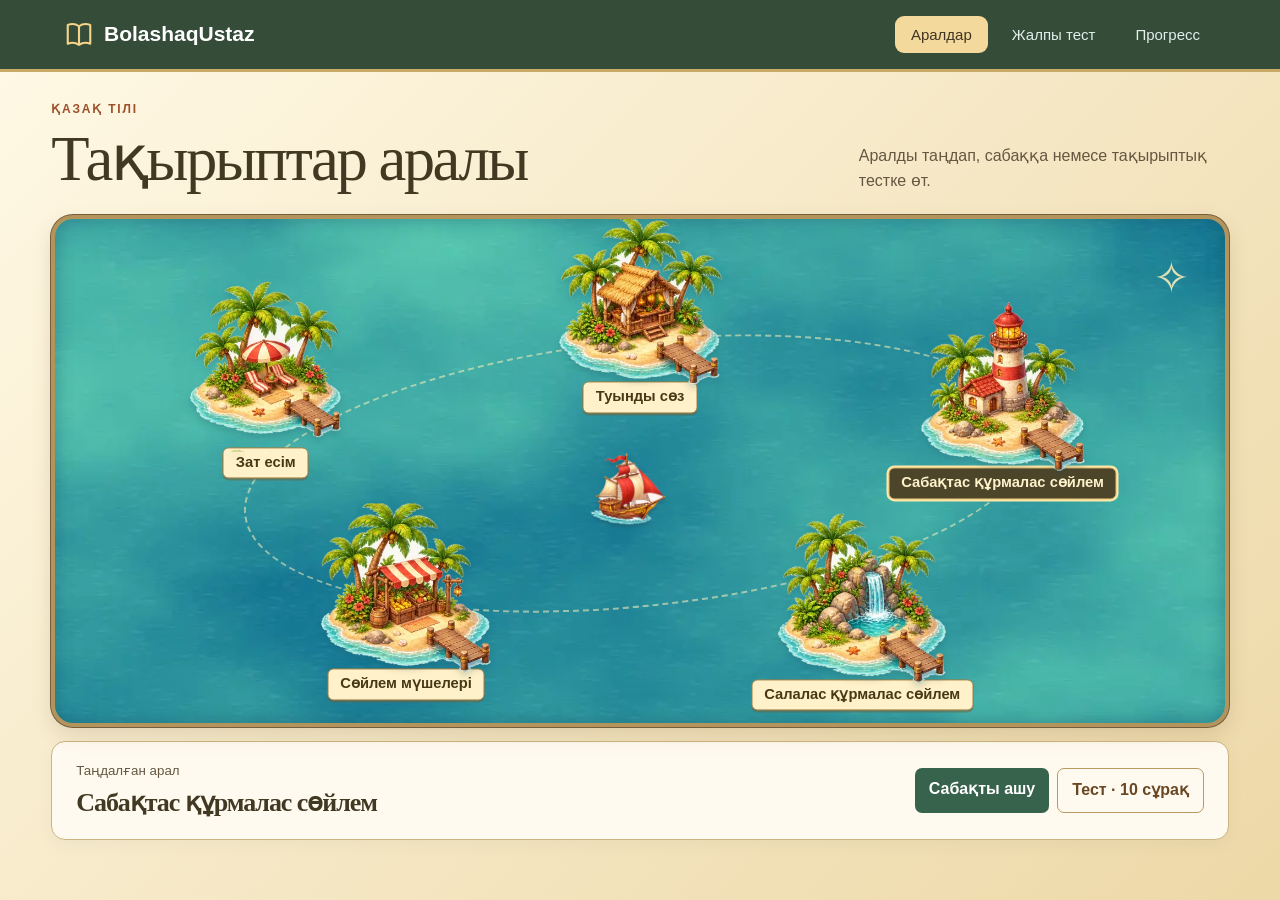
<file: index.html>
<!doctype html><html lang="kk"><head><meta charset="utf-8"><meta name="viewport" content="width=device-width,initial-scale=1"><title>Сабақтар · BolashaqUstaz</title><style>*{box-sizing:border-box}body{margin:0;background:#f8f9f6;color:#192f28;font:16px/1.55 Inter,Arial,sans-serif}a{color:inherit;text-decoration:none}button,select{font:inherit;cursor:pointer}button:focus-visible,a:focus-visible,select:focus-visible{outline:3px solid #c57c33}aside{position:fixed;inset:0 auto 0 0;width:244px;background:#143c32;color:white;padding:34px 18px;display:flex;flex-direction:column}.brand{display:flex;align-items:center;gap:11px;font-weight:750;font-size:20px;padding:0 6px}.brand b{display:grid;place-items:center;width:38px;height:40px;background:#dfefaa;color:#174333;border-radius:11px}.brand small,.account small{display:block;color:#a6bdb1;font-size:12px;font-weight:400}.sideLabel{font-size:11px;letter-spacing:2px;color:#a4baaf;margin:56px 14px 14px}nav a{display:flex;align-items:center;gap:14px;padding:13px 15px;border-radius:9px;margin-bottom:5px;color:#e2ece3}nav a.on{background:#daeba6;color:#1c392b;font-weight:bold}.account{margin-top:auto;border-top:1px solid #466556;padding:24px 5px 0;display:flex;gap:11px;align-items:center}.avatar{border-radius:50%;background:#deeac4;width:38px;height:38px;display:grid;place-items:center;color:#234537}main{margin-left:244px}.bar{background:white;border-bottom:1px solid #dce3da;padding:16px 4.4%;display:flex;align-items:center;justify-content:space-between;color:#5b6c61;font-size:14px}.bar span{display:flex;align-items:center;gap:10px}.wrap{max-width:1440px;margin:auto;padding:32px 4.4% 60px}.eyebrow{color:#53725a;font-size:12px;font-weight:700;letter-spacing:1.8px}.top,.row{display:flex;align-items:center;justify-content:space-between;gap:16px}h1,h2,h3,p{margin:0}h1{font-size:clamp(32px,3.2vw,50px);line-height:1.15;letter-spacing:-1.8px;margin:6px 0 7px}h2{font-size:24px;letter-spacing:-.65px}h3{font-size:19px}.muted,small{color:#64746b}select{border:1px solid #d4ded4;background:white;border-radius:9px;padding:8px;color:#294b39}.hero{background:#dfecc9;border:1px solid #cedfbc;border-radius:20px;display:grid;grid-template-columns:1.1fr 1fr;overflow:hidden;margin:25px 0 23px;position:relative}.heroText{padding:34px;z-index:1}.pill{display:inline-flex;align-items:center;gap:7px;background:#f4f9e8;border:1px solid #bfcea8;border-radius:20px;padding:4px 11px;font-size:12px;font-weight:bold}.hero h2{font-size:clamp(30px,3.4vw,54px);line-height:1.06;margin:16px 0;letter-spacing:-1.8px}.meta{display:flex;align-items:center;gap:8px;color:#4c614e;font-size:14px}.boardarea{display:grid;place-items:center;background:radial-gradient(ellipse at center,#b4d39e55,transparent 70%),repeating-linear-gradient(90deg,transparent 0 24px,#94b68622 25px 26px),repeating-linear-gradient(0deg,transparent 0 24px,#94b68622 25px 26px);padding:24px}.board{background:radial-gradient(at 40% 60%,#385b47,#214737);width:100%;max-width:305px;transform:rotate(-4deg);border:7px solid #b69061;border-bottom:10px solid #b69061;box-shadow:4px 8px 0 #74926850,inset 0 0 0 2px #233e2f;border-radius:6px;text-align:center;color:#f5f2d7;padding:19px 10px 22px;font:italic 20px Georgia,serif;position:relative}.board:after{content:'';position:absolute;bottom:0;right:20px;width:29px;height:4px;background:#fff3da;border-radius:2px}.branch{color:#cbdca2;line-height:1.2;font-size:30px}.leaves{display:flex;justify-content:space-evenly;gap:6px}.leaves i{font-size:15px;padding:4px;border:1px dashed #d9ddb3;border-radius:5px}.grid{display:grid;grid-template-columns:minmax(0,1.65fr) minmax(230px,1fr);gap:20px;align-items:start}.card{background:#fff;border:1px solid #dde3da;border-radius:16px;padding:24px;margin-bottom:18px}.head{display:flex;gap:12px;align-items:center;margin-bottom:16px}.ico{display:inline-grid;place-items:center;width:39px;height:39px;background:#edf3e4;color:#426f46;border-radius:10px}.example{background:#f5f8ef;border-left:3px solid #8aa96c;padding:14px 16px;margin-top:16px;border-radius:0 7px 7px 0}.example small{display:block;color:#557445;font-weight:bold}.tags{display:flex;gap:10px;flex-wrap:wrap;margin-top:16px}.tags div{flex:1;min-width:120px;border:1px solid #dae5da;border-radius:9px;padding:11px}.tags small{display:block}.primary,.option{border-radius:9px;padding:10px 18px;border:1px solid #214d3b;background:#214d3b;color:white;font-weight:600;display:inline-block}.primary{margin-top:16px}.option{background:white;color:#233f30;border-color:#d9e1da;text-align:left;margin:5px 0;width:100%}.option:hover:not(:disabled){background:#f0f6e9}.option:disabled{cursor:default}.right,.wrong{padding:12px;border-radius:8px;margin-top:12px;background:#e6f1dc}.wrong{background:#fff0dd}.line{display:flex;align-items:center;gap:12px;padding:12px 0;border-bottom:1px solid #edf0eb}.line:last-child{border:0}.line small{display:block}.line b.num{font-size:14px;color:#49744f;background:#eef4e8;width:30px;height:30px;border-radius:50%;display:grid;place-items:center}.progress{height:9px;background:#e9eee5;border-radius:9px;overflow:hidden}.progress i{display:block;height:100%;background:#86a965}.stats{display:flex;gap:14px;flex-wrap:wrap}.stats .card{flex:1}.stats strong{display:block;font-size:30px}svg{width:21px;height:21px;fill:none;stroke:currentColor;stroke-width:1.7;stroke-linecap:round;stroke-linejoin:round}.topic{display:block;margin-top:12px}.topic select{max-width:100%}@media(max-width:1000px){aside{width:205px}main{margin-left:205px}.grid{grid-template-columns:1.4fr 1fr}.card,.heroText{padding:19px}}@media(max-width:760px){aside{position:static;width:100%;padding:12px 16px}.sideLabel,.account,.bar{display:none}nav{display:flex;margin-top:12px}nav a{flex:1;justify-content:center;padding:8px;gap:6px;margin:0}.brand small{display:none}main{margin:0}.wrap{padding:22px 16px}.grid{grid-template-columns:1fr;gap:0}.hero{grid-template-columns:1fr .85fr}.boardarea{padding:12px}.board{font-size:15px}.leaves i{font-size:12px}.hero h2{font-size:29px}.top{align-items:start}.stats{gap:6px}.stats .card{padding:12px}}@media(max-width:480px){.hero{grid-template-columns:1fr}.boardarea{padding:12px 38px 22px}.board{max-width:240px}.top{flex-wrap:wrap}}
.lesson-detail{margin-top:12px}.card h4{font-size:1.05rem;margin:20px 0 7px}.card details{margin-top:12px;background:#f5f8ef;border-radius:8px;padding:10px 14px}.card summary{cursor:pointer;font-weight:600;color:#31583b}.card details p{margin-top:8px}
.video-lesson iframe{display:block;width:100%;aspect-ratio:16/9;border:0;border-radius:8px;background:#173d30;margin:10px 0}.video-lesson a{color:#295d43;text-decoration:underline}.option.correct-choice{background:#e4f3e2;border-color:#568953}.option.incorrect-choice{background:#fff1e6;border-color:#ba7852}.wrong p{margin-top:.5rem}
.download-file{display:block;width:fit-content;margin:0 0 12px auto;text-decoration:underline;color:#365e48}.video-lesson .video-open{color:white;text-decoration:none;margin:12px 0}fieldset{border:0;border-bottom:1px solid #dfe6d9;padding:0 0 18px;margin:0 0 18px;min-width:0}legend{font-weight:700;margin-bottom:5px}.chip,.rating{display:inline-block;background:#f4f7ef;color:#234636;border:1px solid #cad6c5;border-radius:8px;padding:8px 13px;margin-top:8px}.chip[aria-pressed=true]{background:#254e3c;color:white}.rating{cursor:pointer}.reply:not(:empty){background:#f1f5eb;border-radius:8px;padding:12px;margin-top:12px}textarea{width:100%;font:inherit;color:inherit;border:1px solid #bac9b8;border-radius:8px;padding:10px;margin:8px 0 0;resize:vertical}.brand span{min-width:0}.card details p+p{margin-top:10px}.lesson-jumps{margin:12px 0 0}.lesson-jumps .chip{font-weight:600}
.saved-review{border-left:4px solid #779957}.saved-review header{display:flex;gap:12px;justify-content:space-between;align-items:center;flex-wrap:wrap}.review-stars{color:#92651e;letter-spacing:2px}.review-body{white-space:pre-wrap;overflow-wrap:anywhere;margin-top:12px}.saved-review time{display:block;margin-top:8px;color:#64746b;font-size:.875rem}.atlas{min-height:100vh;color:#f5f2df;background:radial-gradient(ellipse at 50% 56%,#174441 0%,#102d34 42%,#091c27 80%);font-family:Inter,Arial,sans-serif}.atlas a:hover{text-decoration:underline}.atlas-head{display:flex;align-items:center;justify-content:space-between;padding:18px max(5vw,20px);border-bottom:1px solid #45615f80;background:#0a1f28}.atlas-logo{display:flex;align-items:center;gap:10px;font-size:21px;font-weight:750}.atlas-logo svg{color:#efcf91;width:30px;height:30px}.atlas-head nav{display:flex;gap:8px}.atlas-head nav a{margin:0;padding:7px 16px;color:#c7d9d3;font-size:15px}.atlas-head nav a[aria-current]{background:#264940;color:#e6e5c4}.atlas .atlas-body{margin:0 auto;padding:30px 5vw 22px;max-width:1450px}.world-intro{text-align:center}.world-intro .eyebrow{color:#e7c78a}.world-intro h1{font-family:Georgia,'Times New Roman',serif;font-weight:500;font-size:clamp(38px,4.8vw,72px);color:#f7edd4}.world-intro p{color:#c2d7cc}.sky-map{position:relative;isolation:isolate;height:clamp(420px,48vw,555px);max-width:1150px;margin:auto;background-image:radial-gradient(1px 1px at 21px 35px,#def3cbab 90%,transparent),radial-gradient(1px 1px at 62px 11px,#ebcd9e99 95%,transparent);background-size:141px 107px,213px 143px}.compass{position:absolute;top:6%;right:4%;font-size:52px;color:#beab7a77}.constellation{position:absolute;left:16%;right:16%;top:24%;height:53%;border:1px dashed #c1b28059;border-radius:50%;transform:rotate(-6deg)}.atlas-book{position:absolute;top:53%;left:50%;transform:translate(-50%,-50%) rotate(-9deg);display:flex;filter:drop-shadow(0 10px 15px #080f1a)}.atlas-book i{width:46px;height:44px;background:repeating-linear-gradient(0deg,transparent 0 7px,#897b5855 8px 9px) center/66% 65% no-repeat,#e5d5a8;border:3px solid #c1a575;border-radius:3px 8px 2px 4px;box-shadow:0 4px #759283;transform:skewY(12deg)}.atlas-book i+i{transform:skewY(-12deg);border-radius:8px 3px 4px 2px}.island{background:none;border:0;color:#f1f2d9;position:absolute;display:grid;justify-items:center;width:23%;transform:translate(-50%,-50%);padding:0;line-height:1.2}.island canvas{width:min(100%,225px);height:auto;transition:transform .25s;filter:drop-shadow(0 13px 14px #081b28aa)}.island:hover canvas,.island[aria-pressed=true] canvas{transform:translateY(-5px);filter:drop-shadow(0 5px 13px #77cab92b)}.island-label{margin-top:-3px;border:1px solid #59746c;border-radius:7px;padding:6px 11px;background:#0b242def;font-size:clamp(14px,1.3vw,18px);font-weight:600;max-width:100%}.island[aria-pressed=true] .island-label{color:var(--gem);border-color:var(--gem)}.i0{left:18%;top:32%}.i1{left:50%;top:19%}.i2{left:81%;top:36%}.i3{left:30%;top:76%}.i4{left:69%;top:78%}.dock{display:flex;align-items:center;justify-content:space-between;gap:15px;border:1px solid #58766c;border-radius:14px;background:#132e35;padding:16px 24px;max-width:970px;margin:4px auto}.dock small{color:#b5c9bf}.dock h2{color:#f3ead3;font-size:22px}.dock-actions{display:flex;gap:8px;flex-wrap:wrap}.dock-actions a{padding:9px 14px;border-radius:7px;font-weight:600}.read-link{background:#e7d6a5;color:#19352f}.test-link{border:1px solid #6b8980}.atlas a:focus-visible,.island:focus-visible{outline:3px solid #ffe8a4;outline-offset:3px}@media(max-width:650px){.atlas-head{flex-wrap:wrap;gap:10px}.atlas-head nav{margin:0}.atlas-head nav a{padding:5px 8px;font-size:14px}.atlas .atlas-body{padding:22px 12px}.sky-map{height:560px}.island{width:40%}.i0{left:23%;top:24%}.i1{left:72%;top:16%}.i2{left:77%;top:51%}.i3{left:22%;top:63%}.i4{left:65%;top:83%}.island-label{padding:4px 6px}.atlas-book{top:40%;left:44%;scale:.65}.dock{align-items:flex-start;flex-direction:column;padding:15px}.compass{display:none}}@media(prefers-reduced-motion:reduce){.island canvas{transition:none}}
:root{--ink:#123e47;--teal:#166467;--paper:#fcfaf3;--edge:#c7d9d1;--mist:#e9f2eb;--coral:#ae4f33}
body{background:var(--paper);color:var(--ink);font-family:"Source Sans 3","Segoe UI",Arial,sans-serif}
aside,.atlas-head{background:#103e49}aside .brand b,nav a.on{background:#f7dfaa;color:var(--ink)}
main h1,.world-intro h1,.dock h2,.hero h2{font-family:"PT Serif",Georgia,serif;letter-spacing:-.04em}
.bar{background:#f1f5ed;color:var(--ink)}.hero{background:linear-gradient(110deg,#edf1dd,#c4e3d7);border-color:var(--edge)}
.card,.stats .card{border-radius:14px;border-color:var(--edge);box-shadow:0 5px 18px #173f4710}
.primary,.video-lesson .video-open{background:var(--teal);color:white;border-color:var(--teal)}
.primary:hover{background:#0e494c}.head .ico,.card details,.example,.reply:not(:empty){background:#e9f4ed;color:#1e514d}
.eyebrow,.muted,.meta,.card small{color:#47665e}.chip[aria-pressed=true]{background:var(--teal)}.progress i{background:#419a8e}.saved-review{border-left-color:#cf7856}
.atlas{background:var(--paper);color:var(--ink)}.atlas-head{padding:16px max(5vw,20px);border:0}.atlas-logo{color:white}.atlas-head nav a{color:#e3efeb}.atlas-head nav a[aria-current]{background:#fff0d3;color:#193f45}.atlas-logo svg{color:#f7dca9}
.atlas .atlas-body{max-width:1390px;padding:28px 4vw 30px}
.world-intro{text-align:left;display:grid;grid-template-columns:1.4fr 1fr;align-items:end;gap:0 20px;margin:0 0 16px}.world-intro .eyebrow{color:var(--coral);grid-column:1/-1}.world-intro h1{font-size:clamp(42px,4.9vw,74px);color:var(--ink);margin:4px 0}.world-intro p{color:#486762;max-width:370px;justify-self:end;padding-bottom:5px}
.sky-map{border-radius:22px;border:1px solid #accfc7;width:100%;max-width:none;height:clamp(450px,38vw,540px);overflow:hidden;background-color:#cee7df;background-image:var(--chart);background-size:100% 100%;box-shadow:inset 0 0 0 6px #ffffff50}
.constellation{border:2px dashed #3f7f7382}.compass{color:#427e78;top:5%;right:3%;font-size:44px}
.island canvas{filter:drop-shadow(0 9px 6px #1748492e);width:min(100%,205px)}
.island-label{background:var(--paper);color:var(--ink);border:1px solid #57908470;box-shadow:0 3px 0 #35695a29;border-radius:16px;font-size:clamp(14px,1.15vw,17px);padding:6px 12px}.island[aria-pressed=true] .island-label{background:var(--ink);color:white;border:1px solid var(--ink);box-shadow:0 0 0 3px #fcfaf3}
.atlas-book{filter:drop-shadow(0 7px 8px #214e453b)}.dock{background:white;border-color:var(--edge);box-shadow:0 5px 18px #173f470b;max-width:none;margin:14px 0 0}.dock h2{color:var(--ink);font-size:26px}.dock small{color:#56756a}.read-link{background:var(--teal);color:white}.test-link{color:var(--teal);border-color:#94b9ae}
body>a[download]{background:#f6eedb!important;color:var(--ink);font-size:14px}
@media(max-width:650px){.world-intro{display:block}.world-intro p{justify-self:start}.atlas .atlas-body{padding:18px 12px}.sky-map{height:560px}.island canvas{width:100%}.dock{padding:14px}.atlas-head{padding:12px 15px}.atlas-head nav a{padding:6px 8px}.world-intro h1{font-size:41px}}

.sky-map{--chart:url([data-uri])}
:root{--paper:#fff5d9;--ink:#423923;--teal:#37624c;--edge:#d8be87;--mist:#fbefd0;--coral:#985324}
body,.atlas{background:linear-gradient(135deg,#fff9e6,#edd8a7);color:#423923}
aside,.atlas-head{background:#344c38}.atlas-head{border-bottom:3px solid #caab66}.atlas-logo svg{color:#f5d388}.atlas-head nav a[aria-current]{background:#f4d99d;color:#403522}
.world-intro p,.dock small,.meta,.muted{color:#655741}.world-intro .eyebrow{color:#9b5029}
.sky-map{background-color:#238ba2;background-image:var(--tropic-sea);background-size:cover;border:4px solid #b4945b;box-shadow:0 0 0 1px #735f40,0 8px 20px #6b492529,inset 0 0 18px #134c616b;height:clamp(480px,40vw,570px)}
.compass{color:#fff1bddb}.constellation{opacity:.55;border-color:#fff1bb}.island{z-index:2;width:23%}
.beach{display:block;width:min(96%,200px);aspect-ratio:1.18;background:var(--beach) center/contain no-repeat;transition:transform .2s;filter:drop-shadow(0 4px 3px #174d5433)}.island:hover .beach{transform:translateY(-2px)}
.island-label{color:#473916;background:#fff1c9;border:1px solid #a67f41;border-radius:6px;box-shadow:0 2px 0 #78582f75;margin-top:-4px}.island[aria-pressed=true] .island-label{background:#4d452a;color:#fff3cc;border-color:#dfbd72;box-shadow:0 0 0 2px #ffe7a8}
.dock,.card,.bar{background:#fffaf0}.bar,.dock{border-color:#cbb480}.read-link,.primary{background:#37624c;color:white}.test-link{color:#694722;border-color:#b99a61}.hero{background:linear-gradient(110deg,#f7e6b6,#d5ddab)}.ico,.head .ico,.example,.card details,.reply:not(:empty){background:#f4edd4;color:#544b2b}.progress i{background:#759750}
.sailboat{position:absolute;z-index:4;width:clamp(40px,6vw,76px);aspect-ratio:1;transform:translate(-50%,-60%);pointer-events:none}
.sailboat i{position:absolute;inset:0;background:var(--ship) center/contain no-repeat;filter:drop-shadow(0 3px 2px #17485761)}.sailboat.west i{transform:scaleX(-1)}.sailboat.sailing:before{content:'';position:absolute;bottom:14%;right:65%;width:70%;height:7%;border-radius:50%;box-shadow:0 -3px 3px #ffffffaa,0 3px 2px #ffffff88;transform:rotate(-7deg)}.sailboat.west:before{right:auto;left:65%}
@media(max-width:650px){.sky-map{height:560px}.island{width:38%}.beach{width:min(100%,140px)}.island-label{font-size:14px}}
@media(prefers-reduced-motion:reduce){.beach{transition:none}}
.sky-map{--tropic-sea:url([data-uri]);--ship:url([data-uri])}.i0{--beach:url([data-uri])}.i1{--beach:url([data-uri])}.i2{--beach:url([data-uri])}.i3{--beach:url([data-uri])}.i4{--beach:url([data-uri])}</style></head><body><div id="app"></div><script>
const lessons = [
[5,"Сөз таптары","Зат есім","Заттың, құбылыстың, адамның атын білдіретін сөз табы зат есім деп аталады. Зат есім кім? не? деген сұрақтарға жауап береді.","Ұстаз кітап оқыды.","Ұстаз","Кім оқыды?","кітап","Не оқыды?",[
["Зат есімді тап.","Дәптер","Жазды","Әдемі","Дәптер заттың атын білдіреді."],["Кім? деген сұраққа жауап беретін сөзді тап.","Дәрігер","Мектеп","Қала","Адамның атауына кім? деген сұрақ қойылады."]]],
[6,"Сөзжасам","Туынды сөз","Түбірге сөз тудырушы жұрнақ жалғанғанда жаңа мағыналы туынды сөз жасалады.","Өнерлі бала ән айтты.","өнер","Түбір сөз","-лі","Жұрнақ",[
["Туынды сөзді таңда.","Балықшы","Балық","Балықты ұстады","Балық сөзіне -шы жұрнағы жалғанып, кәсіп атауы жасалды."],["Достық сөзінің түбірі қайсы?","Дос","-тық","Досты","Дос түбіріне -тық жұрнағы жалғанған."]]],
[7,"Синтаксис","Сабақтас құрмалас сөйлем","Бір жай сөйлемі екіншісіне бағына байланысқан құрмалас сөйлемді сабақтас құрмалас сөйлем дейміз.","Күн шыққанда, дала нұрға бөленді.","Күн шыққанда","Бағыныңқы сөйлем","дала нұрға бөленді","Басыңқы сөйлем",[
["Сабақтас құрмалас сөйлемді таңда.","Жаңбыр жауса, жер көгереді.","Жаңбыр жауды.","Жаңбыр жауды да, күн ашылды.","Жаңбыр жауса деген бөлік басыңқы бөліктегі істің шартын білдіреді."],["«Сабақ біткенде, біз қайттық» сөйлемінің басыңқы бөлігін тап.","Біз қайттық","Сабақ біткенде","Біткенде","Біз қайттық бөлігі тиянақты ойды білдіреді."]]],
[8,"Синтаксис","Сөйлем мүшелері","Бастауыш сөйлемде ойдың иесін білдіреді. Баяндауыш бастауыштың ісін, қимылын немесе күйін білдіреді.","Оқушылар жарысты.","Оқушылар","Бастауыш","жарысты","Баяндауыш",[
["«Әлия сурет салды» сөйлемінен бастауышты тап.","Әлия","Сурет","Салды","Кім сурет салды? Әлия. Ол қимыл иесі."],["«Қар еріді» сөйлемінің баяндауышын тап.","Еріді","Қар","Көктем","Еріді сөзі қардың күйіндегі өзгерісті білдіреді."]]],
[9,"Синтаксис","Салалас құрмалас сөйлем","Құрамындағы жай сөйлемдердің баяндауыштары тиянақты болып, олар тең дәрежеде байланысса, салалас құрмалас сөйлем жасалады.","Күн суытты, бірақ қар жаумады.","Күн суытты","Бірінші жай сөйлем","қар жаумады","Екінші жай сөйлем",[
["Қарсылықты жалғаулықты таңда.","Бірақ","Және","Немесе","Бірақ жалғаулығы қарама-қарсы мәнді ойларды байланыстырады."],["Салалас құрмалас сөйлемді тап.","Күн шықты да, қар еріді.","Күн шыққанда, қар еріді.","Қар еріді.","Шықты және еріді баяндауыштары тиянақты, екі бөлік тең байланысады."]]]
];

const explanations = {
  'Зат есім': [
    'Зат есім көзбен көруге болатын нәрсені де (ағаш, үй), сезімді де (қуаныш, сағыныш) атай алады. Адамға қатысты сөзге «кім?», жануарға, затқа немесе құбылысқа қатысты сөзге «не?» деген сұрақ қой.',
    '«Ұстаз кітап оқыды» сөйлемінде оқыған адамды табу үшін «Кім оқыды?» деп сұра. Жауабы — ұстаз. Енді «Не оқыды?» деп сұра. Жауабы — кітап. Екі сөздің сөйлемдегі қызметі әртүрлі болса да, екеуі де зат есім.',
    '«Аулада ақ күшік жүр» сөйлеміндегі зат есімдерді тап. Олардың біріне жалғау жалғанғанын ескер.',
    '«Аулада» және «күшік» — зат есімдер. «Аулада» сөзінің түбірі — аула, ал -да жалғауы күшіктің қай жерде жүргенін көрсетеді. «Ақ» сөзі күшіктің түсін білдіреді.'
  ],
  'Туынды сөз': [
    'Түбір сөз негізгі мағынаны білдіреді. Сөз тудырушы жұрнақ оған жаңа мағына қосады. Мысалы, «өнер» адамның шеберлігін атайды, ал «өнерлі» сол қасиеті бар адамды сипаттайды.',
    '«Өнерлі бала ән айтты» сөйлемінде «Қандай бала?» деп сұра. Жауабы — өнерлі. Осы сөзден -лі жұрнағын алып тастасаң, «өнер» түбірі қалады. Екі сөздің мағынасын салыстыру жұрнақтың қандай өзгеріс әкелгенін көрсетеді.',
    '«Балықшы балықтарды санады» сөйлемінде қай сөз жаңа кәсіп атауын білдіреді? Қай сөзде тек сан мен септік өзгерген?',
    '«Балықшы» сөзіндегі -шы жұрнағы балық аулайтын адамды атайды. «Балықтарды» сөзінде -тар көптікті, -ды табыс септігін білдіреді. Бастапқы «балық» мағынасы сақталған.'
  ],
  'Сабақтас құрмалас сөйлем': [
    'Басыңқы бөлік негізгі хабарды жеткізеді. Бағыныңқы бөлік сол оқиғаның қашан, қандай шартпен немесе неліктен болғанын түсіндіре алады. Екеуінің байланысын табу үшін басыңқы бөліктен бағыныңқы бөлікке сұрақ қой.',
    '«Күн шыққанда, дала нұрға бөленді» сөйлемінде екі оқиға бар. Негізгі хабар — дала нұрға бөленді. Дала қашан нұрға бөленді? Күн шыққанда. «Шыққанда» тұлғасы бірінші оқиғаны екіншісінің мезгілімен байланыстырады. Екі бөліктің арасына үтір қойылады.',
    '«Егер жел басылса, қайық айлақтан шығады» сөйлемін талда. Қайықтың шығуы қандай шартқа байланысты? Сол шартты білдіретін бөлікті тұтас ата.',
    'Басыңқы бөлік — «қайық айлақтан шығады». Қайық қандай жағдайда шығады? Жел басылса. Демек, «егер жел басылса» — шартты бағыныңқы бөлік. «Басылса» сөзіндегі -са шартты білдіреді.'
  ],
  'Сөйлем мүшелері': [
    'Сөйлемді талдағанда алдымен негізгі хабарды тап. «Не істеді?», «Не болды?» деген сұрақтар іс-әрекетті білдіретін баяндауышты табуға көмектеседі. Одан кейін сол әрекетті кім немесе не орындағанын анықта. Бастауыш пен баяндауыш сөйлемнің грамматикалық негізін құрайды.',
    '«Оқушылар жарысты» сөйлемінде «Не істеді?» деген сұрақтың жауабы — «жарысты». Ол — баяндауыш. «Кімдер жарысты?» деп сұрасаң, «оқушылар» деген жауап аласың. Ол — бастауыш.',
    '«Бақта қызыл гүлдер ашылды» сөйлемінің грамматикалық негізін тап. Орын мен түсті білдіретін сөздерді алып тастағанда қандай хабар қалады?',
    '«Гүлдер ашылды» деген негізгі хабар қалады. «Гүлдер» — бастауыш, «ашылды» — баяндауыш. «Бақта» қимылдың орнын көрсетеді, «қызыл» гүлдің түсін сипаттайды.'
  ],
  'Салалас құрмалас сөйлем': [
    'Алдымен әр бөліктің баяндауышын тап. Салалас құрмаласта әр бөлік жеке хабар жеткізе алады. Бөліктер жалғаулық арқылы немесе интонация арқылы байланысады. Жалғаулық екі хабардың мағыналық қатынасын түсінуге көмектеседі.',
    '«Күн суытты, бірақ қар жаумады» сөйлемінде «суытты» және «жаумады» деген екі тиянақты баяндауыш бар. Сөйлеуші күн суығанда қар жаууы мүмкін деп күтеді. Екінші хабар осы күтуге қарсы мән білдіреді. Сондықтан бөліктер «бірақ» арқылы байланысып, оның алдына үтір қойылған.',
    '«Мен терезені аштым, өйткені бөлме ысып кетті» сөйлемінде екінші бөлік қандай сұраққа жауап береді? Байланысты көрсететін жалғаулықты тап.',
    'Неліктен терезені аштым? Бөлме ысып кетті. «Өйткені» жалғаулығы екінші бөліктің бірінші әрекеттің себебін түсіндіретінін көрсетеді. Бұл — себеп-салдар салалас.'
  ],
  'Қаратпа сөз': [
    'Қаратпа сөзден сөйлеушінің сөзін кімге арнап тұрғанын білеміз. Оны дауыстап оқығанда қысқа кідіріс жасаймыз. Жазуда қаратпа сөз басында келсе, үтір одан кейін, соңында келсе, оның алдында қойылады. Ортасында келсе, екі жағынан үтір қойылады.',
    '«Балалар, кітаптарыңды ашыңдар» дегенде сөйлеуші балаларға тікелей өтініш айтып тұр. «Балалар» сөзін алып тастап оқы: «Кітаптарыңды ашыңдар». Өтініштің мағынасы сақталады. Ал «Балалар кітаптарын ашты» сөйлемінде «балалар» кімнің әрекет жасағанын білдіріп, бастауыш қызметін атқарады.',
    '«Бүгін достар мектеп ауласын бірге тазалайық!» Сөйлеуші достарына ұсыныс айтып тұр. Үтірлерді қай жерге қояр едің?',
    '«Бүгін, достар, мектеп ауласын бірге тазалайық!» Қаратпа сөз — «достар». Ол сөйлемнің ортасында тұрғандықтан, екі жағынан үтірмен бөлінеді.'
  ]
};

const videos = {
  'Зат есім': ['1bJx_MSr7Lo', 'Зат есім', '6:07'],
  'Туынды сөз': ['JkYJ4L-X69k', 'Сөз құрамы. Түбір және туынды сөз', '5:40'],
  'Сабақтас құрмалас сөйлем': ['v0rJCVOe_jw', 'Сабақтас құрмалас сөйлем және оның түрлері', '6:22', 'Сабақтас сөйлемнің мысалын естігенде видеоны кідіртіп, негізгі ойды тап. Сол бөліктен екінші бөлікке қандай сұрақ қоя аласың?'],
  'Сөйлем мүшелері': ['OagqxTbOMYE', 'Сөйлем мүшелеріне талдау тәртібі', '6:57'],
  'Салалас құрмалас сөйлем': ['yjaLumh4fLo', 'Салалас құрмалас сөйлем', '8:03'],
  'Қаратпа сөз': ['d8rRtsfvuB0', 'Қаратпа сөз', '7:07']
};

const distractors = {
  'Зат есім': [
    ['«Жазды» бұл жерде қимылды білдіреді. Оған «не істеді?» деген сұрақ қойылады.', '«Әдемі» заттың сынын білдіреді және «қандай?» деген сұраққа жауап береді.'],
    ['Мектеп — мекеменің атауы. Оған «не?» деген сұрақ қойылады.', 'Қала — елді мекеннің атауы. Оған «не?» деген сұрақ қойылады.']
  ],
  'Туынды сөз': [
    ['«Балық» — түбір сөз. Мұнда жаңа мағына тудыратын жұрнақ жоқ.', '«Балықты ұстады» — екі сөзден құралған тіркес. «Балықты» сөзіндегі -ты табыс септігін білдіреді.'],
    ['-тық — «дос» түбіріне қосылып, жаңа ұғым жасайтын жұрнақ.', '«Досты» деп бөлсең, -тық жұрнағының бір бөлігі түбірге қосылып кетеді. Жұрнақты тұтас ажырат.']
  ],
  'Сабақтас құрмалас сөйлем': [
    ['«Жаңбыр жауды» бір ғана оқиғаны білдіреді. Бұл жай сөйлемде бағыныңқы бөлік жоқ.', '«Жауды» және «ашылды» — тиянақты баяндауыштар. Екі хабар «да» арқылы тең байланысып, салалас құрмалас жасайды.'],
    ['«Сабақ біткенде» негізгі әрекеттің қашан болғанын көрсетеді. Бұл — мезгіл бағыныңқы бөлік.', '«Біткенде» — бағыныңқы бөліктің баяндауышы. Толық негізгі хабарды табу үшін «Біз не істедік?» деп сұра.']
  ],
  'Сөйлем мүшелері': [
    ['«Сурет» сөзі «Әлия не салды?» деген сұраққа жауап береді. Бастауышты табу үшін қимыл иесін ізде.', '«Салды» — Әлияның қимылын білдіретін баяндауыш.'],
    ['«Қар» — ненің ерігенін көрсететін бастауыш. Баяндауышты табу үшін «Қар не істеді?» деп сұра.', '«Көктем» жыл мезгілін атайды. Берілген сөйлемнің өзінен қардың күйін білдіретін сөзді ізде.']
  ],
  'Салалас құрмалас сөйлем': [
    ['«Және» екі ойды ыңғайластыра байланыстырады. Берілген сұраққа қарсы мән білдіретін жалғаулық қажет.', '«Немесе» бірнеше мүмкіндіктің бірін таңдауды білдіреді. Бұл — талғаулықты жалғаулық.'],
    ['«Күн шыққанда» екінші оқиғаның мезгілін білдіріп, оған бағынады. Бұл — сабақтас құрмалас.', '«Қар еріді» бір грамматикалық негізден тұрады. Салалас құрмаласта кемінде екі жай сөйлем болады.']
  ],
  'Қаратпа сөз': [
    ['«Асан келді» сөйлемінде Асан — әрекетті жасаған адам, яғни бастауыш. Сөйлеуші оның келгенін хабарлап тұр.', '«Асанды» сөзі «Кімді көрдім?» деген сұраққа жауап береді. Мұнда сөйлеуші Асанға тікелей тіл қатып тұрған жоқ.'],
    ['«Досым» — сөз арналып тұрған адам. Сөйлем соңындағы қаратпа сөздің алдына үтір қойылады.', 'Үтір «сәлем» сөзінің ортасына түсіп кеткен. Ол тұтас жазылады, үтір «досым» сөзінің алдына қойылады.']
  ]
};

const gradeSevenAddressVideo = ['l0BFZ6OvJvM', 'Оқшау сөздер. Қаратпа сөз, қыстырма сөз, одағай', '6:11', 'Қаратпа сөзі бар мысалды тыңда. Сөйлеуші кімге тіл қатып тұр? Сөйлемді жазып, қаратпа сөзге байланысты үтірді қой.'];


const moreQuestions = {
  "Зат есім": [
    [
      "Жалқы есімді тап.",
      "Алматы",
      "ауыл",
      "өзен",
      "Алматы бір қаланың жеке атауын білдіреді."
    ],
    [
      "Көптік жалғаулы зат есімді тап.",
      "қонақтар",
      "қонаққа",
      "қонағым",
      "«Қонақтар» сөзіндегі -тар бірнеше адамды білдіреді."
    ],
    [
      "Дерексіз зат есім қайсы?",
      "үміт",
      "үстел",
      "қалам",
      "Үміт — адамның көңіл күйіне қатысты ұғым. Үстел мен қаламды көзбен көріп, қолмен ұстауға болады."
    ],
    [
      "«Ауылға атам келді» сөйлемінде қай сөз адамды атайды?",
      "атам",
      "ауылға",
      "келді",
      "«Кім келді?» деген сұрақтың жауабы — атам."
    ],
    [
      "Қай сөз «нелер?» деген сұраққа жауап береді?",
      "құстар",
      "оқушылар",
      "әншілер",
      "Құстар — жануарлардың көпше атауы. Адамдардың атауына «кімдер?» деп сұрақ қоямыз."
    ],
    [
      "Бас әріп дұрыс қолданылған тіркесті таңда.",
      "Ертіс өзені",
      "ертіс өзені",
      "Ертіс ӨЗЕНІ",
      "Ертіс — өзеннің жалқы атауы, ал өзен — жалпы атау."
    ],
    [
      "Қай сөз заттың біреуге тиесілі екенін білдіреді?",
      "кітабым",
      "кітапта",
      "кітаптан",
      "«Кітабым» сөзіндегі -ым «менің кітабым» деген мағына береді."
    ],
    [
      "Тек зат есімдер берілген қатарды тап.",
      "бұлт, жаңбыр",
      "биік, аласа",
      "барды, келді",
      "Бұлт пен жаңбыр табиғат құбылыстарын атайды. Қалған қатарлар сын мен қимылды білдіреді."
    ]
  ],
  "Туынды сөз": [
    [
      "«Ойыншық» сөзінің түбірін тап.",
      "ойын",
      "ойна",
      "шық",
      "Ойын түбіріне -шық жұрнағы жалғанған."
    ],
    [
      "Жұрнақ жалғап, мамандық атауын жаса.",
      "малшы",
      "малға",
      "малдар",
      "Мал сөзіне -шы қосылғанда мал бағатын адам атауы жасалады."
    ],
    [
      "«Сусыз» сөзіндегі жұрнақ қандай мағына береді?",
      "судың жоқтығын",
      "судың көптігін",
      "суға бағытталуды",
      "-сыз жұрнағы аталған заттың жоқтығын білдіреді."
    ],
    [
      "Қай қатарда түбірлес сөздер бар?",
      "еңбек, еңбекқор",
      "еңбек, демалыс",
      "еңбек, кітап",
      "Алғашқы екі сөзге ортақ мағыналы түбір — еңбек."
    ],
    [
      "«Тазалық» сөзін дұрыс бөл.",
      "таза + лық",
      "таз + алық",
      "тазал + ық",
      "«Таза» сын есімінен -лық жұрнағы арқылы қасиет атауы жасалады."
    ],
    [
      "Қай сөзге тек көптік жалғауы жалғанған?",
      "көлдер",
      "көлшік",
      "көлді мекендегі «көлді»",
      "Көлдер — көл сөзінің көпше түрі. -дер жаңа атау жасамайды."
    ],
    [
      "«Жұмысшылар» сөзіндегі сөз тудыратын бөлікті тап.",
      "-шы",
      "-лар",
      "жұмыс",
      "Жұмыс → жұмысшы — жаңа атау. Одан кейінгі -лар санды білдіреді."
    ],
    [
      "«Дәм» сөзінен сын есім жаса.",
      "дәмді тағамдағы «дәмді»",
      "дәмнің",
      "дәмге",
      "«Қандай тағам?» — дәмді. Бұл қолданыста -ді жұрнағы қасиетті білдіреді."
    ]
  ],
  "Сабақтас құрмалас сөйлем": [
    [
      "«Қар ерігенде, жылғалар суға толды» сөйлемінде бағыныңқы бөлік нені білдіреді?",
      "мезгілді",
      "шартты",
      "мақсатты",
      "«Жылғалар қашан суға толды?» — қар ерігенде."
    ],
    [
      "Шартты бағыныңқы бөлікті таңда.",
      "Егер асықсаң",
      "Үйге келгенде",
      "Күн шыққан соң",
      "-саң тұлғасы істің орындалу шартын білдіреді."
    ],
    [
      "Үтір дұрыс қойылған сөйлемді тап.",
      "Жел басылса, жолға шығамыз.",
      "Жел, басылса жолға шығамыз.",
      "Жел басылса жолға, шығамыз.",
      "Үтір «жел басылса» бағыныңқы бөлігін негізгі хабардан ажыратады."
    ],
    [
      "«Түн суық болғандықтан, көл беті қатты» сөйлеміне лайық сұрақты тап.",
      "Көл беті неліктен қатты?",
      "Көл беті қайда қатты?",
      "Көл беті қандай?",
      "Бағыныңқы бөлік қатудың себебін, яғни түннің суық болғанын түсіндіреді."
    ],
    [
      "«Күн бұлттанса да, жаңбыр жаумады» сөйлемінің түрі қандай?",
      "Қарсылықты бағыныңқы",
      "Мезгіл бағыныңқы",
      "Мақсат бағыныңқы",
      "-са да тұлғасы күтілген нәтижеге қайшы жағдайды білдіреді."
    ],
    [
      "«Автобус келгенше, біз аялдамада күттік» сөйлемінің басыңқы бөлігін тап.",
      "Біз аялдамада күттік",
      "Автобус келгенше",
      "Аялдамада",
      "Күттік — тиянақты баяндауыш. Алғашқы бөлік күтудің уақыт шегін көрсетеді."
    ],
    [
      "Екі оқиғаны мезгілдік қатынаспен байланыстыратын нұсқаны таңда.",
      "Сабақ аяқталғанда, балалар тарады.",
      "Сабақ аяқталса, балалар тарайды.",
      "Сабақ аяқталса да, балалар тарамады.",
      "-ғанда тұлғасы балалардың қашан тарағанын көрсетеді."
    ],
    [
      "«Мен үлгеру үшін ерте шықтым» құрылымын екі бастауышы бар мақсат бағыныңқылы сабақтасқа айналдыр.",
      "Ағам үлгерсін деп, мен көлік шақырдым.",
      "Мен үлгердім де, ерте келдім.",
      "Мен үлгерсем, бірге барамыз.",
      "Көлік шақырудағы мақсат — ағамның үлгеруі. «Мен» және «ағам» екі әрекеттің иесін көрсетеді."
    ]
  ],
  "Сөйлем мүшелері": [
    [
      "«Кішкентай бала күлді» сөйлеміндегі анықтауышты тап.",
      "кішкентай",
      "бала",
      "күлді",
      "«Қандай бала?» — кішкентай. Бұл сөз заттың сынын анықтайды."
    ],
    [
      "«Аружан хатты оқыды» сөйлеміндегі толықтауыш қайсы?",
      "хатты",
      "Аружан",
      "оқыды",
      "«Нені оқыды?» деген сұраққа «хатты» жауап береді."
    ],
    [
      "«Таңертең күн ашылды» сөйлемінің мезгіл пысықтауышын тап.",
      "таңертең",
      "күн",
      "ашылды",
      "«Қашан ашылды?» — таңертең."
    ],
    [
      "«Бақта құстар сайрады» сөйлемінің грамматикалық негізін таңда.",
      "құстар сайрады",
      "бақта сайрады",
      "бақта құстар",
      "«Құстар» қимыл иесін, «сайрады» оның әрекетін білдіреді."
    ],
    [
      "«Атам — дәрігер» сөйлеміндегі баяндауышты тап.",
      "дәрігер",
      "атам",
      "баяндауыш жоқ",
      "Дәрігер сөзі бастауыштың кім екенін хабарлап, есімді баяндауыш қызметін атқарады."
    ],
    [
      "«Мектепке балалар келді» сөйлемінде бастауышты қалай табасың?",
      "«Кімдер келді?» деп сұраймын.",
      "Бірінші сөзді аламын.",
      "«Қайда?» деп сұраймын.",
      "Бастауыштың қызметін мағынасы мен сұрағы анықтайды. Мұнда балалар келді."
    ],
    [
      "«Ол асықпай сөйледі» сөйлемінде «асықпай» қандай мүше?",
      "пысықтауыш",
      "толықтауыш",
      "анықтауыш",
      "«Қалай сөйледі?» — асықпай. Сөз қимылдың амалын білдіреді."
    ],
    [
      "«Кітаптың мұқабасы жыртылды» сөйлемінде «кітаптың» қай сөзге қатысты?",
      "мұқабасы",
      "жыртылды",
      "ешбір сөзге қатысты емес",
      "«Ненің мұқабасы?» — кітаптың. Ілік септікті сөз зат есімді анықтап тұр."
    ]
  ],
  "Салалас құрмалас сөйлем": [
    [
      "«Күн суық болды, сондықтан біз үйде қалдық» сөйлемінде екінші бөлік нені көрсетеді?",
      "салдарды",
      "себепті",
      "мезгілді",
      "Үйде қалу — суық күннің салдары. Оны «сондықтан» жалғаулығы танытады."
    ],
    [
      "«Бірде қар жауады, бірде күн ашылады» қандай салалас?",
      "кезектес",
      "талғаулы",
      "қарсылықты",
      "«Бірде … бірде» оқиғалардың кезекпен болып тұрғанын көрсетеді."
    ],
    [
      "Талғаулы салаласты тап.",
      "Не сен барасың, не мен барамын.",
      "Мен бардым да, ол қалды.",
      "Мен қалдым, өйткені ауырдым.",
      "«Не … не» екі мүмкіндіктің бірін таңдауды білдіреді."
    ],
    [
      "Ыңғайлас мәнді жалғаулықты қой. «Күн шықты … дала жылынды».",
      "да",
      "бірақ",
      "немесе",
      "«Күн шықты да, дала жылынды» сөйлемінде оқиғалар ретімен баяндалады."
    ],
    [
      "«Біз аялдадық, себебі жолды су басты» сөйлеміндегі себепті тап.",
      "Жолды су басты",
      "Біз аялдадық",
      "Екі бөлік те салдар",
      "«Неліктен аялдадық?» — жолды су басты. «Себебі» себепті хабарды енгізеді."
    ],
    [
      "Бөліктері жалғаулықсыз байланысқан салаласты тап.",
      "Күн батты, жұлдыздар көрінді.",
      "Күн батса, жұлдыздар көрінеді.",
      "Күн батты да, жұлдыздар көрінді.",
      "Бірінші нұсқада екі тиянақты хабарды интонация байланыстырады."
    ],
    [
      "«Айгүл жаттықты, бірақ жарысқа қатыспады» сөйлеміндегі жалғаулық қандай қатынасты білдіреді?",
      "қарсылық",
      "талғау",
      "кезектесу",
      "Жаттығуына қарамастан жарысқа қатыспауы күтілген нәтижеге қайшы."
    ],
    [
      "Қай сөйлемде екінші бөлік бірінші ойды түсіндіреді?",
      "Бір нәрсе анық: сапар ертең басталады.",
      "Сапар басталды, бірақ күн бұлтты болды.",
      "Не сапарға шығамыз, не үйде қаламыз.",
      "Қос нүктеден кейінгі хабар «бір нәрсе» деген ойдың мазмұнын ашады."
    ]
  ]
};

const morePractice = {
  "Зат есім": [
    {
      "id": "p4",
      "type": "truth",
      "prompt": "«Ертіс» — өзеннің жалпы атауы.",
      "note": "Ертіс — бір өзеннің жалқы атауы. Жалпы атауы — өзен.",
      "answer": "false"
    },
    {
      "id": "p5",
      "type": "choice",
      "prompt": "Қолмен ұстауға болатын заттың атауын тап.",
      "note": "Құмыра — пішіні бар бұйым, ал қалғандары дерексіз ұғымдарды атайды.",
      "options": [
        "арман",
        "сенім",
        "құмыра",
        "қуаныш"
      ],
      "answer": "құмыра"
    },
    {
      "id": "p6",
      "type": "open",
      "prompt": "«Ауылда терек өсіп тұр» сөйлеміндегі екі зат есімді түбір күйінде жаз.",
      "note": "Ауыл, терек. «Ауылда» сөзінен жатыс септігінің -да жалғауын алып тастаймыз."
    },
    {
      "id": "p7",
      "type": "truth",
      "prompt": "«Досым» сөзі біреудің кімге жақын екенін білдіретін тәуелдік жалғауын қабылдаған.",
      "note": "Дос + ым. «Менің досым» тіркесінде -ым бірінші жақты білдіреді.",
      "answer": "true"
    },
    {
      "id": "p8",
      "type": "choice",
      "prompt": "Көпше түрде тұрған зат есімді тап.",
      "note": "«Әжелер» сөзіндегі -лер көптік мағына береді.",
      "options": [
        "терезеге",
        "әжелер",
        "құсым",
        "таудың"
      ],
      "answer": "әжелер"
    },
    {
      "id": "p9",
      "type": "open",
      "prompt": "«қала», «Тараз» сөздерін қатыстырып, бір сөйлем құра. Қайсысы жалқы есім?",
      "note": "Тараз — көне қала. Тараз — жалқы есім, қала — жалпы есім."
    },
    {
      "id": "p10",
      "type": "open",
      "prompt": "«Кім?» және «не?» сұрақтарына жауап беретін екі зат есім таңда. Оларды бір сөйлемде қолдан.",
      "note": "Шебер сандық жасады. Кім? — шебер. Не? — сандық."
    }
  ],
  "Туынды сөз": [
    {
      "id": "p4",
      "type": "truth",
      "prompt": "«Орманшы» сөзіндегі -шы жаңа кәсіп атауын жасайды.",
      "note": "Орман — ағаш қалың өскен жер, ал орманшы — орманды күтетін адам.",
      "answer": "true"
    },
    {
      "id": "p5",
      "type": "choice",
      "prompt": "Жалғау жалғанған түбір сөзді тап.",
      "note": "Тау + ға: барыс септігі бағытты білдіреді, сөздің негізгі мағынасы сақталады.",
      "options": [
        "ойлы",
        "әнші",
        "тауға",
        "тазалық"
      ],
      "answer": "тауға"
    },
    {
      "id": "p6",
      "type": "open",
      "prompt": "«Тұз» түбірінен екі сын есім жаса. Олардың мағыналарын салыстыр.",
      "note": "Тұзды — құрамында тұз бар; тұзсыз — тұзы жоқ."
    },
    {
      "id": "p7",
      "type": "truth",
      "prompt": "«Гүлдер» сөзіндегі -дер жаңа сөз тудырады.",
      "note": "-дер гүлдің санын ғана өзгертеді. Бұл — көптік жалғауы.",
      "answer": "false"
    },
    {
      "id": "p8",
      "type": "choice",
      "prompt": "«Кітапхана» сөзінен кітапхана қызметкерінің атауын жасауға қай жұрнақ қажет?",
      "note": "Кітапхана + шы → кітапханашы.",
      "options": [
        "-лар",
        "-шы",
        "-ға",
        "-сыз"
      ],
      "answer": "-шы"
    },
    {
      "id": "p9",
      "type": "open",
      "prompt": "«Өнерпаздар» сөзін түбір, жұрнақ және жалғауға бөл.",
      "note": "Өнер — түбір, -паз — адам атауын жасайтын жұрнақ, -дар — көптік жалғауы."
    },
    {
      "id": "p10",
      "type": "open",
      "prompt": "«Дос» түбірінен жасалған туынды сөзді қолданып сөйлем жаз. Қосқан жұрнағыңды ата.",
      "note": "Достықты бағалаймын. Дос + тық жаңа ұғым атауын жасайды."
    }
  ],
  "Сабақтас құрмалас сөйлем": [
    {
      "id": "p4",
      "type": "truth",
      "prompt": "«Егер жол ашылса, сапарға шығамыз» сөйлемінде жолдың ашылуы — сапардың шарты.",
      "note": "Қандай жағдайда шығамыз? Жол ашылса. -са шартты білдіреді.",
      "answer": "true"
    },
    {
      "id": "p5",
      "type": "choice",
      "prompt": "«Шам жанғанда, бөлме жарық болды» сөйлемінен бағыныңқы бөліктің баяндауышын тап.",
      "note": "«Шам жанғанда» бөлігі негізгі оқиғаның мезгілін көрсетеді.",
      "options": [
        "шам",
        "жанғанда",
        "жарық",
        "болды"
      ],
      "answer": "жанғанда"
    },
    {
      "id": "p6",
      "type": "open",
      "prompt": "«Аспанды бұлт торлады. Күн салқындады.» Екі ойды себеп бағыныңқылы бір сөйлемге біріктір.",
      "note": "Аспанды бұлт торлағандықтан, күн салқындады."
    },
    {
      "id": "p7",
      "type": "truth",
      "prompt": "«Қоңырау соғылса да, балалар асықпады» сөйлемінің бағыныңқы бөлігі мезгілді білдіреді.",
      "note": "-са да тұлғасы күтілген нәтижеге қарсы жағдайды білдіреді.",
      "answer": "false"
    },
    {
      "id": "p8",
      "type": "choice",
      "prompt": "«Сен келгенше, мен үстелді дайындаймын» сөйлеміндегі негізгі хабарды таңда.",
      "note": "Бұл бөлік тиянақты ойды жеткізеді. Алғашқы бөлік уақыт шегін білдіреді.",
      "options": [
        "сен келгенше",
        "мен үстелді дайындаймын",
        "келгенше",
        "үстелді"
      ],
      "answer": "мен үстелді дайындаймын"
    },
    {
      "id": "p9",
      "type": "open",
      "prompt": "Тыныс белгісін қойып жаз. «Жапырақ сарғайғанда бақтың түсі өзгерді». Үтірдің орнын түсіндір.",
      "note": "Жапырақ сарғайғанда, бақтың түсі өзгерді. Үтір бағыныңқы мен басыңқының арасына қойылады."
    },
    {
      "id": "p10",
      "type": "open",
      "prompt": "«Біз аулада ойнаймыз» деген басыңқыға шартты бағыныңқы қос.",
      "note": "Күн ашық болса, біз аулада ойнаймыз. Бағыныңқы бөлік ойынға қажетті шартты білдіреді."
    }
  ],
  "Сөйлем мүшелері": [
    {
      "id": "p4",
      "type": "truth",
      "prompt": "«Алыстан көк тау көрінді» сөйлеміндегі «көк» сөзі таудың белгісін білдіреді.",
      "note": "Қандай тау? Көк тау. Бұл — анықтауыш.",
      "answer": "true"
    },
    {
      "id": "p5",
      "type": "choice",
      "prompt": "«Сәуле досына хат жазды» сөйлемінен «кімге?» сұрағына жауап беретін толықтауышты тап.",
      "note": "Хат кімге арналды? Досына. Сөз барыс септігінде тұр.",
      "options": [
        "Сәуле",
        "досына",
        "хат",
        "жазды"
      ],
      "answer": "досына"
    },
    {
      "id": "p6",
      "type": "open",
      "prompt": "«Кешке ауылда концерт басталды» сөйлемінен грамматикалық негізді жаз.",
      "note": "Концерт басталды. Концерт — бастауыш, басталды — баяндауыш."
    },
    {
      "id": "p7",
      "type": "truth",
      "prompt": "«Бүгін жаңбыр жауды» сөйлемінде «бүгін» — бастауыш.",
      "note": "«Бүгін» оқиғаның мезгілін білдіреді. Не жауды? Жаңбыр.",
      "answer": "false"
    },
    {
      "id": "p8",
      "type": "choice",
      "prompt": "«Шебер әдемі сандық жасады» сөйлемінен анықтауышты тап.",
      "note": "«Қандай сандық?» деген сұраққа «әдемі» жауап береді.",
      "options": [
        "шебер",
        "әдемі",
        "сандық",
        "жасады"
      ],
      "answer": "әдемі"
    },
    {
      "id": "p9",
      "type": "open",
      "prompt": "«Жел соқты» сөйлеміне мекен мен мезгілді білдіретін сөздер қос.",
      "note": "Таңертең далада жел соқты. Таңертең — мезгіл, далада — мекен пысықтауышы."
    },
    {
      "id": "p10",
      "type": "open",
      "prompt": "«Ағам — суретші» сөйлемінде сызықшаның екі жағындағы сөздердің қызметін түсіндір.",
      "note": "Ағам — бастауыш. Суретші — есімді баяндауыш, ол ағамның кім екенін білдіреді."
    }
  ],
  "Салалас құрмалас сөйлем": [
    {
      "id": "p4",
      "type": "truth",
      "prompt": "«Күн батты, бірақ дала әлі жарық еді» сөйлемінде екінші хабар бірінші хабарға қарсы мән береді.",
      "note": "Әдетте күн батқанда қараңғы түседі. «Бірақ» осы күтуге қайшы жағдайды көрсетеді.",
      "answer": "true"
    },
    {
      "id": "p5",
      "type": "choice",
      "prompt": "«Жолды қар басты, … автобус кешікті» сөйлеміне салдарды білдіретін жалғаулықты таңда.",
      "note": "Қар басу — себеп. Автобустың кешігуі — салдар.",
      "options": [
        "өйткені",
        "немесе",
        "сондықтан",
        "бірақ"
      ],
      "answer": "сондықтан"
    },
    {
      "id": "p6",
      "type": "open",
      "prompt": "«Жел тұрды. Толқын күшейді.» Екі ойды ыңғайлас салаласқа біріктір.",
      "note": "Жел тұрды да, толқын күшейді. Екі бөліктің де баяндауыштары тиянақты."
    },
    {
      "id": "p7",
      "type": "truth",
      "prompt": "«Не біз шығамыз, не олар келеді» сөйлемінде екі әрекет кезектесіп қайталанады.",
      "note": "«Не … не» екі мүмкіндіктің бірін таңдауды білдіреді. Бұл — талғаулы салалас.",
      "answer": "false"
    },
    {
      "id": "p8",
      "type": "choice",
      "prompt": "Мезгіл-мезгіл алмасатын екі әрекетті білдіретін жұпты таңда.",
      "note": "«Бірде жаңбыр жауады, бірде күн ашылады» сөйлемінде құбылыстар кезектеседі.",
      "options": [
        "себебі — өйткені",
        "бірде — бірде",
        "бірақ — алайда",
        "не — немесе"
      ],
      "answer": "бірде — бірде"
    },
    {
      "id": "p9",
      "type": "open",
      "prompt": "«Шамды жақтық, өйткені бөлме қараңғы болды» сөйлемін «сондықтан» арқылы қайта құр.",
      "note": "Бөлме қараңғы болды, сондықтан шамды жақтық. Бұл жолы себеп бірінші тұр."
    },
    {
      "id": "p10",
      "type": "open",
      "prompt": "Екінші бөлігі біріншісін түсіндіретін салалас сөйлем құра. Арасына қос нүкте қой.",
      "note": "Бір тілегім бар: ауылымызда кітапхана ашылса екен. Екінші бөлік тілектің мазмұнын ашады."
    }
  ],
  "Қаратпа сөз": [
    {
      "id": "p4",
      "type": "truth",
      "prompt": "«Данияр, терезені жапшы» сөйлемінде үтір Даниярға тікелей тіл қатып тұрғанымызды көрсетеді.",
      "note": "Данияр — сөз арналған адам. Қаратпа сөйлем басында тұр.",
      "answer": "true"
    },
    {
      "id": "p5",
      "type": "choice",
      "prompt": "«Рақмет, әже!» сөйлемінен қаратпа сөзді таңда.",
      "note": "Алғыс әжеге айтылып тұр.",
      "options": [
        "рақмет",
        "әже",
        "рақмет пен әже"
      ],
      "answer": "әже"
    },
    {
      "id": "p6",
      "type": "open",
      "prompt": "«Достар ертең сапарға шығамыз» сөйлемін достарыңа арнап жаз. Үтірін қой.",
      "note": "Достар, ертең сапарға шығамыз. Қаратпа сөз басында тұрғандықтан, үтір одан кейін қойылады."
    },
    {
      "id": "p7",
      "type": "truth",
      "prompt": "«Әпкем шай құйды» сөйлеміндегі «әпкем» — қаратпа сөз.",
      "note": "Кім шай құйды? Әпкем. Сөйлеуші әпкесі туралы хабарлап тұр.",
      "answer": "false"
    },
    {
      "id": "p8",
      "type": "choice",
      "prompt": "«Келіңіз, құрметті қонақ!» сөйлеміндегі қаратпа тіркесті тұтас тап.",
      "note": "Сөйлеуші қонаққа құрмет білдіре тіл қатады. Екі сөз бірге оқшауланады.",
      "options": [
        "келіңіз",
        "құрметті",
        "құрметті қонақ"
      ],
      "answer": "құрметті қонақ"
    },
    {
      "id": "p9",
      "type": "open",
      "prompt": "«Сен бүгін кезекшісің» сөйлемінің ортасына «Айша» қаратпа сөзін енгіз.",
      "note": "Сен, Айша, бүгін кезекшісің. Ортасындағы қаратпа екі жағынан үтірмен бөлінеді."
    },
    {
      "id": "p10",
      "type": "open",
      "prompt": "«Ұстаз» сөзін бір сөйлемде бастауыш, екіншісінде қаратпа етіп қолдан.",
      "note": "Ұстаз тапсырманы түсіндірді. Ұстаз, осы мысалды қайталайсыз ба? Біріншісінде ұстаз әрекет етеді, екіншісінде оған сөз арналады."
    }
  ]
};

const icons={book:'M3 4q5-2 9 1 4-3 9-1v15q-5-2-9 1-4-3-9-1z M12 5v15',test:'M6 4h12v17H6z M9 4V2h6v2 M9 10l1 1 3-3 M9 16h6',chart:'M3 20h18 M6 16v-4 M12 16V7 M18 16V3',clock:'M21 12a9 9 0 1 1-18 0 9 9 0 0 1 18 0 M12 6v6l4 2',user:'M16 8a4 4 0 1 1-8 0 4 4 0 0 1 8 0 M4 21q0-9 8-9t8 9',layers:'M2 8l10-5 10 5-10 5z M3 12l9 5 9-5 M3 16l9 5 9-5',list:'M8 6h13 M8 12h13 M8 18h13 M3 6h1 M3 12h1 M3 18h1'};
const icon=k=>'<svg aria-hidden="true" viewBox="0 0 24 24"><path d="'+icons[k]+'"/></svg>';
const pages={index:['Сабақтар','book'],test:['Жалпы тест','test'],progress:['Прогресс','chart']};
function currentPage(){const id=location.hash.slice(1);return Object.hasOwn(pages,id)?id:'index'}
let page=currentPage();
const read=(k,d)=>{try{return JSON.parse(localStorage.getItem('ustaz.'+k))??d}catch{return d}}, save=(k,v)=>localStorage.setItem('ustaz.'+k,JSON.stringify(v));
let grade=Number(read('grade',7)), alt=read('alt',false), lesson, key;
if(!lessons.some(x=>x[0]===grade))grade=7;
const extra=[0,'Пунктуация','Қаратпа сөз','Сөйлеушінің біреуге назар аударта айтқан сөзі қаратпа сөз деп аталады. Ол сөйлемнің өзге бөлігінен үтір арқылы бөлінеді.','Балалар, кітаптарыңды ашыңдар.','Балалар','Қаратпа сөз','кітаптарыңды ашыңдар','Негізгі ой',[
['Қаратпа сөзі бар сөйлемді тап.','Асан, бері кел.','Асан келді.','Мен Асанды көрдім.','Сөйлеуші Асанға тікелей қарата айтып тұр.'],['Үтір дұрыс қойылған сөйлемді тап.','Сәлем, досым!','Сәлем досым!','Сә, лем досым!','Досым қаратпа сөзі сөйлемнің соңында үтірмен бөлінеді.']]];
function setLesson(){lesson=alt?extra:lessons.find(x=>x[0]===grade);key=grade+'-'+Number(alt)}
setLesson();
const head=(k,t)=>'<div class="head"><span class="ico">'+icon(k)+'</span><h3>'+t+'</h3></div>';
const link=(p,t)=>'<a class="primary" href="#'+p+'">'+t+'</a>';
const app=document.querySelector('#app');
function shell(){app.innerHTML='<aside><a class="brand" href="#index"><b>'+icon('book')+'</b><span>BolashaqUstaz<small>Қазақ тілі платформасы</small></span></a><div class="sideLabel">ОҚУ КЕҢІСТІГІ</div><nav>'+Object.entries(pages).map(([p,[n,i]])=>'<a class="'+(page===p?'on':'')+'" href="#'+p+'">'+icon(i)+n+'</a>').join('')+'</nav><div class="account"><span class="avatar">'+icon('user')+'</span><div>Оқушы<small>Жеке оқу кабинеті</small></div></div></aside><main><header class="bar"><span>'+icon('layers')+' Оқу кабинеті　/　'+pages[page][0]+'</span><span>Қазақ тілі <b class="avatar">'+icon('user')+'</b></span></header><div class="wrap"><div class="top"><div><div class="eyebrow">ҚАЗАҚ ТІЛІ</div><h1>'+({index:'BolashaqUstaz',test:'Жалпы тест',progress:'Менің прогресім'})[page]+'</h1><p class="muted">'+({index:'Тақырыпты меңгеріп, біліміңді бекіт.',test:'Қазақ тілі грамматикасы · 5 тақырып бойынша 50 сұрақ.',progress:'Оқыған сабақтарың мен тест нәтижелерің.'})[page]+'</p></div><select id="grade" aria-label="Сынып">'+lessons.map(x=>'<option '+(x[0]===grade?'selected':'')+' value="'+x[0]+'">'+x[0]+'-сынып</option>').join('')+'</select></div><div id="content"></div></div></main>';
document.querySelector('#grade').onchange=e=>{grade=+e.target.value;save('grade',grade);activeTest='';setLesson();if(location.hash.startsWith('#lesson-'))history.replaceState(null,'','#lesson-'+grade);render()}}
function topic(){return '<label class="topic"><small>Тақырыпты таңдау</small><br><select id="topic"><option value="0">'+lessons.find(x=>x[0]===grade)[2]+'</option><option value="1">'+extra[2]+'</option></select></label>'}
function setupTopic(){let t=document.querySelector('#topic');if(t){t.value=Number(alt);t.onchange=()=>{alt=!!Number(t.value);save('alt',alt);setLesson();render()}}}
function videoLesson(title) {
  const [id, name, duration, prompt] = grade === 7 && title === "Қаратпа сөз" ? gradeSevenAddressVideo : videos[title];
  return `<section class="video-lesson"><h4>Видеосабақ</h4>
    <p>${name} · ${duration}</p>
    ${prompt ? `<p class="lesson-detail">${prompt}</p>` : ""}
    <a class="primary video-open" href="https://www.youtube.com/watch?v=${id}">▶ Видеосабақты YouTube-та ашу</a>
    ${/^https?:$/.test(location.protocol) ? `<iframe loading="lazy" title="${name} — видеосабақ" src="https://www.youtube-nocookie.com/embed/${id}" referrerpolicy="strict-origin-when-cross-origin" allow="encrypted-media; picture-in-picture; fullscreen" allowfullscreen></iframe>` : ''}</section>`;
}
const practice = {
  'Зат есім': {
    claim:'«Қуаныш» сөзі сезімнің атын білдіретіндіктен, зат есімге жатады.', truth:true, why:'Зат есім дерексіз ұғымды да атай алады. «Қуаныш» сөзіне «не?» деген сұрақ қойылады.',
    find:'Адамды атайтын сөзді тап.', words:['жүгірді','дәрігер','биік','жел'], pick:'дәрігер', hint:'«Кім?» деген сұрақты қой.',
    goal:'Зат есімді мағынасы мен сұрағы арқылы анықтау.', criterion:'Зат есімді тауып, оған «кім?» немесе «не?» сұрағын дұрыс қояды.'
  },
  'Туынды сөз': {
    claim:'«Үйлер» сөзіндегі -лер жұрнағы жаңа сөз жасайды.', truth:false, why:'-лер — көптік жалғауы. «Үй» сөзінің мағынасы сақталып, саны ғана өзгереді.',
    find:'Жұрнақ арқылы жасалған кәсіп атауын тап.', words:['балық','қалада','егінші','жолдар'], pick:'егінші',hint:'Іс иесін білдіретін -шы немесе -ші жұрнағын ізде.',
    goal:'Туынды сөздің түбірі мен жұрнағын ажырату.',criterion:'Түбірді көрсетіп, жұрнақтың қандай мағына қосқанын түсіндіреді.'
  },
  'Сабақтас құрмалас сөйлем': {
    claim:'«Жаңбыр басылса, серуенге шығамыз» сөйлемінде бірінші бөлік серуенге шығудың шартын білдіреді.',truth:true,why:'Қандай жағдайда шығамыз? Жаңбыр басылса. -са тұлғасы шартты білдіреді.',
    find:'«Қоңырау соғылғанда, балалар сыныпқа кірді» сөйлемінен мезгілді білдіретін бағыныңқы бөліктің баяндауышын тап.',words:['қоңырау','соғылғанда','балалар','кірді'],pick:'соғылғанда',hint:'«Балалар қашан кірді?» деп сұра. Жауаптағы қимылды білдіретін сөзді таңда.',
    goal:'Бағыныңқы және басыңқы бөліктердің мағыналық байланысын түсіндіру.',criterion:'Екі бөлікті ажыратып, басыңқыдан бағыныңқыға орынды сұрақ қояды.'
  },
  'Сөйлем мүшелері': {
    claim:'«Құстар оралды» сөйлемінде «құстар» сөзі баяндауыш қызметін атқарады.',truth:false,why:'«Нелер оралды?» деген сұраққа «құстар» жауап береді. Ол — бастауыш. Баяндауыш — «оралды».',
    find:'«Таңертең бақта құстар сайрады» сөйлемінен баяндауышты тап.',words:['таңертең','бақта','құстар','сайрады'],pick:'сайрады',hint:'«Құстар не істеді?» деген сұраққа жауап беретін сөзді ізде.',
    goal:'Сөйлемнің грамматикалық негізін табу.',criterion:'Бастауыш пен баяндауышты атап, әрқайсысына тиісті сұрақ қояды.'
  },
  'Салалас құрмалас сөйлем': {
    claim:'Салалас құрмаластағы жай сөйлемдер тең дәрежеде байланысады.',truth:true,why:'Әр бөліктің баяндауышы тиянақты болады. Оларды жалғаулық немесе интонация байланыстырады.',
    find:'«Жол алыс, … біз уақытында жеттік» сөйлеміне қарсылық мәнін беретін сөзді таңда.',words:['өйткені','бірақ','немесе','сондықтан'],pick:'бірақ',hint:'Екінші оқиға бірінші бөліктен күтілетін нәтижеге қарама-қарсы.',
    goal:'Салалас құрмаластың бөліктері арасындағы мағыналық қатынасты анықтау.',criterion:'Тиянақты баяндауыштарды тауып, жалғаулықтың қызметін түсіндіреді.'
  },
  'Қаратпа сөз': {
    claim:'Қаратпа сөз сөйлемнің ортасында келсе, екі жағынан үтір қойылады.',truth:true,why:'«Бүгін, Айша, кезек сенде» сөйлемінде сөйлеуші Айшаға тіл қатып тұр. Екі үтір қаратпа сөздің шегін көрсетеді.',
    find:'«Аружан, ертең кітапханаға келші» сөйлемінен қаратпа сөзді тап.',words:['ертең','Аружан','кітапханаға','келші'],pick:'Аружан',hint:'Сөйлеуші кімге тіл қатып тұр?',
    goal:'Қаратпа сөзді танып, оған қатысты үтірді дұрыс қою.',criterion:'Сөздің кімге арналғанын анықтап, үтірдің орнын түсіндіреді.'
  }
};

function lessonExercises(l) {
  const name=l[2], x=practice[name], examples=explanations[name];
  return [
    {id:'truth',type:'truth',prompt:x.claim,answer:String(x.truth),note:x.why},
    {id:'word',type:'choice',prompt:x.find,options:x.words,answer:x.pick,note:x.hint},
    {id:'written',type:'open',prompt:examples[2],note:examples[3]},
    ...morePractice[name]
  ];
}
function practiceBlock(l) {
  const items=lessonExercises(l);
  return `<section class="card" id="practice">${head('book','Тәжірибелік тапсырмалар')}
    ${items.map((item,index)=>{
      const label={truth:'Дұрыс па, бұрыс па?',choice:'Дұрыс жауапты тап',open:'Ашық сұрақ'}[item.type];
      const options=item.type==='truth'?['Дұрыс','Бұрыс']:item.options;
      const control=item.type==='open'?
        `<textarea id="write-${item.id}" aria-labelledby="prompt-${item.id}" rows="2" placeholder="Жауабыңды өз сөзіңмен жаз"></textarea><button class="primary" data-compare>Үлгі жауаппен салыстыру</button>`:
        options.map((word,i)=>`<button class="chip" aria-pressed="false" data-value="${item.type==='truth'?String(i===0):word}">${word}</button>`).join(' ');
      return `<fieldset data-exercise="${item.id}"><legend>${index+1}. ${label}</legend><p id="prompt-${item.id}">${item.prompt}</p>${control}<p class="reply" role="status"></p></fieldset>`;
    }).join('')}</section>`;
}
function bindExercises(l, state, storeKey) {
  const items=lessonExercises(l);
  document.querySelectorAll('#practice fieldset').forEach((group,index)=>{
    const item=items[index], reply=group.querySelector('.reply');
    const persist=value=>{state[item.id]=value;save(storeKey,state)};
    if(item.type==='open'){
      const input=group.querySelector('textarea');
      input.value=state[item.id]||'';
      input.oninput=()=>{persist(input.value);reply.textContent=''};
      group.querySelector('[data-compare]').onclick=()=>{reply.textContent=input.value.trim()?'Үлгі жауап. '+item.note:'Алдымен өз жауабыңды жаз.'};
      return;
    }
    const buttons=group.querySelectorAll('[data-value]');
    function show(value){
      buttons.forEach(b=>b.setAttribute('aria-pressed',String(b.dataset.value===value)));
      reply.textContent=(value===item.answer?'Дұрыс. ':'Қайта ойланып көр. ')+item.note;
    }
    buttons.forEach(b=>b.onclick=()=>{persist(b.dataset.value);show(b.dataset.value)});
    if(state[item.id]!==undefined)show(state[item.id]);
  });
}
function planBlock(l) {
  const x=practice[l[2]];
  return `<section class="card" id="plan"><details><summary>Қысқа мерзімді жоспар (ҚМЖ)</summary>
    <h4>${grade}-сынып · ${l[2]}</h4><p><b>Сабақ мақсаты.</b> ${x.goal}</p>
    <p><b>Бағалау критерийі.</b> ${x.criterion}</p>
    <p><b>Сабақтың басы · 5 минут.</b> Мұғалім «${l[4]}» мысалын көрсетеді. Оқушылар таныс сөздер мен құрылымдарды атайды.</p>
    <p><b>Түсіндіру · 15 минут.</b> Оқушылар видеосабақты қарап, мұғаліммен бірге мысалды талдайды. Тақтаға «${l[5]}» және «${l[7]}» бөліктерін жазып, әрқайсысының қызметін анықтайды.</p>
    <p><b>Бекіту · 15 минут.</b> Оқушы 10 тапсырманы орындайды. Жұбына сөзді неге таңдағанын түсіндіріп, жазбаша жауабын үлгімен салыстырады.</p>
    <p><b>Қорытынды · 5 минут.</b> Мұғалім жауаптарды бағалау критерийі бойынша талдайды. Оқушы сабақты бағалап, қай тұсына тағы мысал қажет екенін жазады.</p>
    <p><b>Саралау.</b> Қолдау қажет болса, мұғалім «${x.hint}» деген бағыт береді. Ерте аяқтаған оқушы ережеге өз мысалын келтіреді.</p>
    <p><b>Ресурстар.</b> Сабақ мәтіні, бейнесабақ, тапсырмалар және дәптер.</p></details></section>`;
}
function reviewBlock(){
  return `<form class="card" id="review">${head('list','Сабақ туралы пікір')}
    <fieldset><legend>Сабақ ұнады ма?</legend><p>1 — ұнамады, 5 — өте ұнады.</p>
    ${[1,2,3,4,5].map(i=>`<label class="rating"><input type="radio" name="rating" value="${i}" required> ${i}</label>`).join('')}</fieldset>
    <label for="comment">Сабақта не жетіспеді? Қандай ұсынысың бар?</label>
    <textarea id="comment" rows="2" placeholder="Пікіріңді осында жаз (міндетті емес)"></textarea>
    <button class="primary">Пікірді сақтау</button><p class="reply" id="reviewStatus" role="status"></p></form>
    <article id="savedReview" class="card saved-review" aria-label="Сақталған пікір" hidden>
      <header><strong>Менің пікірім</strong><span class="review-stars" role="img"></span></header>
      <p class="review-body"></p><time></time>
    </article>`;
}
function bindActivities(){
  const $=s=>document.querySelector(s);
  const storeKey='practice.'+key;
  const state=read(storeKey,{});
  bindExercises(lesson,state,storeKey);
  const reviewKey='review.'+key;
  const old=read(reviewKey,null);
  function showReview(review){
    const card=$('#savedReview');
    const rating=Number(review.rating);
    if(!Number.isInteger(rating)||rating<1||rating>5)return;
    const stars=card.querySelector('.review-stars');
    stars.textContent='★'.repeat(rating)+'☆'.repeat(5-rating);
    stars.setAttribute('aria-label','5 балдың '+rating+' балы');
    const body=card.querySelector('.review-body');
    body.textContent=review.comment||'';
    body.hidden=!body.textContent;
    const time=card.querySelector('time');
    time.hidden=!review.date;
    if(review.date){
      const date=new Date(review.date);
      time.dateTime=date.toISOString();
      time.textContent=date.toLocaleDateString('kk-KZ',{day:'numeric',month:'long',year:'numeric'});
    }
    card.hidden=false;
  }
  if(old){
    $('#review').elements.rating.value=old.rating;
    $('#comment').value=old.comment||'';
    showReview(old);
  }
  $('#review').onsubmit=e=>{
    e.preventDefault();
    const review={rating:e.target.elements.rating.value,comment:$('#comment').value.trim(),date:Date.now()};
    save(reviewKey,review);
    showReview(review);
    $('#reviewStatus').textContent='Пікірің осы браузерде сақталды.';
    $('#savedReview').scrollIntoView({block:'nearest'});
  };
}

function study(){let l=lesson;const [rule, analysis]=explanations[l[2]];let done=read('read',[]).includes(key);
content.innerHTML='<section class="hero"><div class="heroText"><span class="pill">'+icon('book')+' Ағымдағы сабақ</span><h2>'+l[2]+'</h2><div class="meta">'+grade+'-сынып　·　'+l[1]+'　·　'+icon('clock')+' 5 мин</div></div><div class="boardarea" aria-hidden="true"><div class="board">'+(alt?'Қаратпа сөз':({5:'Зат есім',6:'Туынды сөз',7:'Сабақтас құрмалас',8:'Сөйлем мүшелері',9:'Салалас құрмалас'})[grade])+'<div class="branch">↙　　 ↘</div><div class="leaves"><i>'+l[6].replace(' сөйлем','')+'</i><i>'+l[8].replace(' сөйлем','')+'</i></div></div></div></section><div class="grid"><div><section class="card">'+head('book','Сабақ түсіндірмесі')+'<p>'+l[3]+'</p><p class="lesson-detail">'+rule+'</p><div class="example"><small>Мысал</small>'+l[4]+'</div><div class="tags"><div><small>'+l[6]+'</small><b>'+l[5]+'</b></div><div><small>'+l[8]+'</small><b>'+l[7]+'</b></div></div><h4>Мысалды талдайық</h4><p>'+analysis+'</p>'+videoLesson(l[2])+'</section>'+practiceBlock(l)+'<section class="card"><button id="learned" class="primary" '+(done?'disabled':'')+'>'+(done?'✓ Сабақ оқылды':'Оқып болдым')+'</button></section>'+planBlock(l)+reviewBlock()+'</div><div><section class="card">'+head('list','Оқу жоспары')+[['Ережені оқы','Тақырыппен таныс'],['Мысалды талда','Бөліктердің байланысын анықта'],['Тапсырмаларды орында','Жауабыңды жазып, үлгімен салыстыр']].map(([a,b],i)=>'<div class="line"><b class="num">'+(i+1)+'</b><div><b>'+a+'</b><small>'+b+'</small></div></div>').join('')+'</section><section class="card">'+topic()+'</section></div></div>';
content.insertAdjacentHTML('afterbegin','<div class="lesson-jumps"><button class="chip" data-jump="practice">Тапсырмалар</button> <button class="chip" data-jump="plan">ҚМЖ</button> <button class="chip" data-jump="review">Сабақты бағалау</button></div>');
document.querySelectorAll('[data-jump]').forEach(button=>button.onclick=()=>{
  const section=document.getElementById(button.dataset.jump);
  if(button.dataset.jump==='plan')section.querySelector('details').open=true;
  section.scrollIntoView({block:'start'});
});
bindActivities();
if(globalThis.LanguageModel?.availability){
const learned=document.querySelector('#learned');const options={expectedOutputs:[{type:'text',languages:['kk']}]};
LanguageModel.availability(options).then(status=>{if(status!=='available'||!learned.isConnected)return;
const ask=document.createElement('button');ask.className='option';ask.textContent='ЖИ ұстаздан қосымша мысал алу';learned.after(ask);
ask.onclick=async()=>{ask.disabled=true;ask.textContent='Мысал дайындалып жатыр…';let session;
try{session=await LanguageModel.create(options);let answer=await session.prompt('Қазақ тілі мұғалімі ретінде '+grade+'-сыныпқа «'+l[2]+'» тақырыбынан бір жаңа мысал беріп, оны екі сөйлеммен қазақша түсіндір.');const box=document.createElement('p');box.className='example';box.textContent=answer;ask.replaceWith(box)}catch{ask.textContent='Қайта сұрау';ask.disabled=false}finally{session?.destroy()}}}).catch(()=>{})}
document.querySelector('#learned').onclick=()=>{save('read',[...new Set([...read('read',[]),key])]);study();setupTopic()}}
let qs,pos,points,locked,scoredCount,testTitle;
function start(topicName=''){
  const subjects=topicName?lessons.filter(l=>l[2]===topicName):lessons;
  testTitle=topicName || 'Жалпы тест · Қазақ тілі грамматикасы';
  qs=subjects.flatMap(l=>{
    const original=l[9].map((q,i)=>[...q,...distractors[l[2]][i]]);
    return [...original,...moreQuestions[l[2]]].map(item=>({item,lesson:l}));
  });
  scoredCount=qs.length;
  pos = 0;
  points = 0;
  locked = false;
  question();
}
function question(){locked=false;let q=qs[pos].item;content.innerHTML='<section class="card" style="margin-top:24px"><label>Тестті таңда <select id="testTopic"><option value="">Барлық тақырып · 50 сұрақ</option>'+lessons.map(l=>'<option>'+l[2]+'</option>').join('')+'</select></label><h3>'+qs[pos].lesson[2]+'</h3><hr style="border:0;border-top:1px solid #dde3da;margin:22px 0"><small>'+ (pos<scoredCount?'Сұрақ '+(pos+1)+' / '+scoredCount:'Қосымша жаттығу')+'</small><h2>'+q[0]+'</h2><div id="choices"></div><div id="feedback" aria-live="polite"></div></section>';
const picker=document.querySelector('#testTopic');
picker.value=scoredCount===10?testTitle:'';
picker.onchange=()=>start(picker.value);
let choices=[1,2,3].map(i=>({i,r:Math.random()})).sort((a,b)=>a.r-b.r);for(let c of choices){let b=document.createElement('button');b.className='option';b.textContent=q[c.i];document.querySelector('#choices').append(b);b.onclick=()=>answer(c.i)}}
function answer(i){if(locked)return;locked=true;const {item:q,lesson:subject}=qs[pos],ok=i===1;
if(ok && pos<scoredCount)points++;
document.querySelectorAll('#choices .option').forEach(button=>{
  button.disabled=true;
  if(button.textContent===q[1])button.classList.add('correct-choice');
  if(!ok && button.textContent===q[i])button.classList.add('incorrect-choice');
});
const explanation = ok ? q[4] : '<p><strong>Сенің жауабың</strong> · '+q[i]+'</p>'+(q[i+3]?'<p>'+q[i+3]+'</p>':'')+'<p><strong>Дұрыс жауап</strong> · '+q[1]+'</p><p>'+q[4]+'</p>';
document.querySelector('#feedback').innerHTML='<div class="'+(ok?'right':'wrong')+'"><b>'+(ok?'Дұрыс жауап!':'Қатені талдайық')+'</b><br>'+explanation+'</div><button class="primary" id="next">'+(pos+1<qs.length?'Келесі тапсырма':'Нәтижені көру')+'</button>';document.querySelector('#next').onclick=()=>{pos++;if(pos<qs.length)return question();let history=read('history',[]);history.push({key,grade,title:testTitle,points,total:scoredCount,date:Date.now()});save('history',history);content.innerHTML='<section class="card" style="margin-top:24px">'+head('chart','Тест аяқталды')+'<h2>'+points+' / '+scoredCount+' дұрыс жауап</h2><p>Нәтижең сақталды.</p>'+link('progress','Прогресті көру')+'</section>'}}
function progress(){let h=read('history',[]).filter(x=>x.grade===grade).reverse(),n=read('read',[]).filter(k=>k.startsWith(grade+'-')).length,p=h.length?Math.round(h.reduce((s,x)=>s+x.points/(x.total||3),0)/h.length*100):0;content.innerHTML='<div class="stats" style="margin-top:24px">'+[['Оқылған сабақ',n+' / 2'],['Тапсырылған тест',h.length],['Орташа нәтиже',h.length?p+'%':'—']].map(x=>'<div class="card"><small>'+x[0]+'</small><strong>'+x[1]+'</strong></div>').join('')+'</div><section class="card">'+head('book','Сабақтарды меңгеру')+'<div class="progress"><i style="width:'+n*50+'%"></i></div>'+link('index','Сабақтарға өту')+'</section><section class="card">'+head('chart','Тест нәтижелері')+(h.length?h.map(x=>'<div class="line"><div><b>'+x.title+'</b><small>'+new Date(x.date).toLocaleString('kk-KZ')+'</small></div><b style="margin-left:auto">'+x.points+' / '+(x.total||3)+'</b></div>').join(''):'<p>Бұл сынып бойынша алғашқы тестіңді тапсырған соң, нәтижең осында көрінеді.</p>'+link('test','Тест тапсыру'))+'</section>'}
function world(){
  app.innerHTML=`<div class="atlas"><header class="atlas-head"><a href="#index" class="atlas-logo">${icon('book')} BolashaqUstaz</a><nav aria-label="Басты мәзір"><a href="#index" aria-current="page">Аралдар</a><a href="#test">Жалпы тест</a><a href="#progress">Прогресс</a></nav></header>
  <main class="atlas-body"><section class="world-intro"><div class="eyebrow">ҚАЗАҚ ТІЛІ</div><h1>Тақырыптар аралы</h1><p>Аралды таңдап, сабаққа немесе тақырыптық тестке өт.</p></section>
  <div class="sky-map"><span class="compass" aria-hidden="true">✧</span><div class="constellation" aria-hidden="true"></div>
  <span class="sailboat" aria-hidden="true"><i></i></span>
  ${lessons.map((l,i)=>`<button class="island i${i}" data-island="${i}" aria-label="${l[2]}"><span class="beach" aria-hidden="true"></span><span class="island-label">${l[2]}</span></button>`).join('')}</div>
  <section class="dock" aria-live="polite"><div><small>Таңдалған арал</small><h2 id="dock-name"></h2></div><div class="dock-actions"><a id="isle-read" class="read-link">Сабақты ашу</a><a id="isle-test" class="test-link">Тест · 10 сұрақ</a></div></section></main></div>`;
  const buttons=[...app.querySelectorAll('[data-island]')];
  const map=app.querySelector('.sky-map');
  const boat=map.querySelector('.sailboat');
  const reduced=window.matchMedia('(prefers-reduced-motion: reduce)');
  let destination=0, flight=0, position={x:.49,y:.55}, waitingLink='';
  function paint(x,y){
    position={x,y};
    boat.style.left=(x*100)+'%';
    boat.style.top=(y*100)+'%';
  }
  function sail(i,landing=false){
    cancelAnimationFrame(flight);
    const start=position, sea=map.getBoundingClientRect();
    const shore=buttons[i].querySelector('.beach').getBoundingClientRect();
    const end={
      x:Math.min(.96,(shore.left+shore.width*(landing?.88:1.00)-sea.left)/sea.width),
      y:(shore.top+shore.height*(landing?.88:.95)-sea.top)/sea.height
    };
    const dx=end.x-start.x,dy=end.y-start.y;
    const duration=reduced.matches?0:Math.min(1550,450+Math.hypot(dx,dy)*1500);
    boat.classList.toggle('west',dx<0);
    boat.classList.add('sailing');
    const began=performance.now();
    function tick(now){
      if(!map.isConnected)return;
      const t=duration?Math.min(1,(now-began)/duration):1;
      const f=t*t*(3-2*t),bow=Math.sin(Math.PI*f)*Math.min(.09,Math.hypot(dx,dy)*.23);
      paint(start.x+dx*f,start.y+dy*f+bow);
      if(t<1){flight=requestAnimationFrame(tick);return}
      boat.classList.remove('sailing');flight=0;
      if(waitingLink){const link=waitingLink;waitingLink='';location.hash=link}
    }
    flight=requestAnimationFrame(tick);
  }
  function select(i,travel=true){
    waitingLink='';destination=i;const l=lessons[i];
    buttons.forEach((b,n)=>b.setAttribute('aria-pressed',i===n));
    document.querySelector('#dock-name').textContent=l[2];
    document.querySelector('#isle-read').href='#lesson-'+l[0];
    document.querySelector('#isle-test').href='#quiz-'+l[0];
    if(travel)sail(i);
  }
  buttons.forEach((button,i)=>button.onclick=()=>select(i));
  app.querySelectorAll('.dock-actions a').forEach(link=>link.onclick=e=>{
    if(e.ctrlKey||e.metaKey||e.shiftKey||e.altKey)return;
    e.preventDefault();waitingLink=link.hash;sail(destination,true);
  });
  paint(position.x,position.y);
  select(Math.max(0,lessons.findIndex(l=>l[0]===grade)),false);

}

function render(){
  if(page==='index' && !location.hash.startsWith('#lesson-')){world();return}
  shell();
  if(page==='index')study();
  else if(page==='test')start(activeTest);
  else progress();
  setupTopic();
}
let activeTest='';
function navigate(){
  activeTest='';
  const islandRoute=/^#(lesson|quiz)-([5-9])$/.exec(location.hash);
  if(islandRoute){
    grade=Number(islandRoute[2]);alt=false;save('grade',grade);save('alt',alt);setLesson();
    page=islandRoute[1]==='quiz'?'test':'index';
    if(page==='test')activeTest=lesson[2];
  }else{page=currentPage();}
  document.title=(page==='index'&&!islandRoute?'Тақырыптар аралы':pages[page][0])+' · BolashaqUstaz';
  render();window.scrollTo(0,0);
}
window.addEventListener('hashchange',navigate);
navigate();
</script></body></html>
</file>
